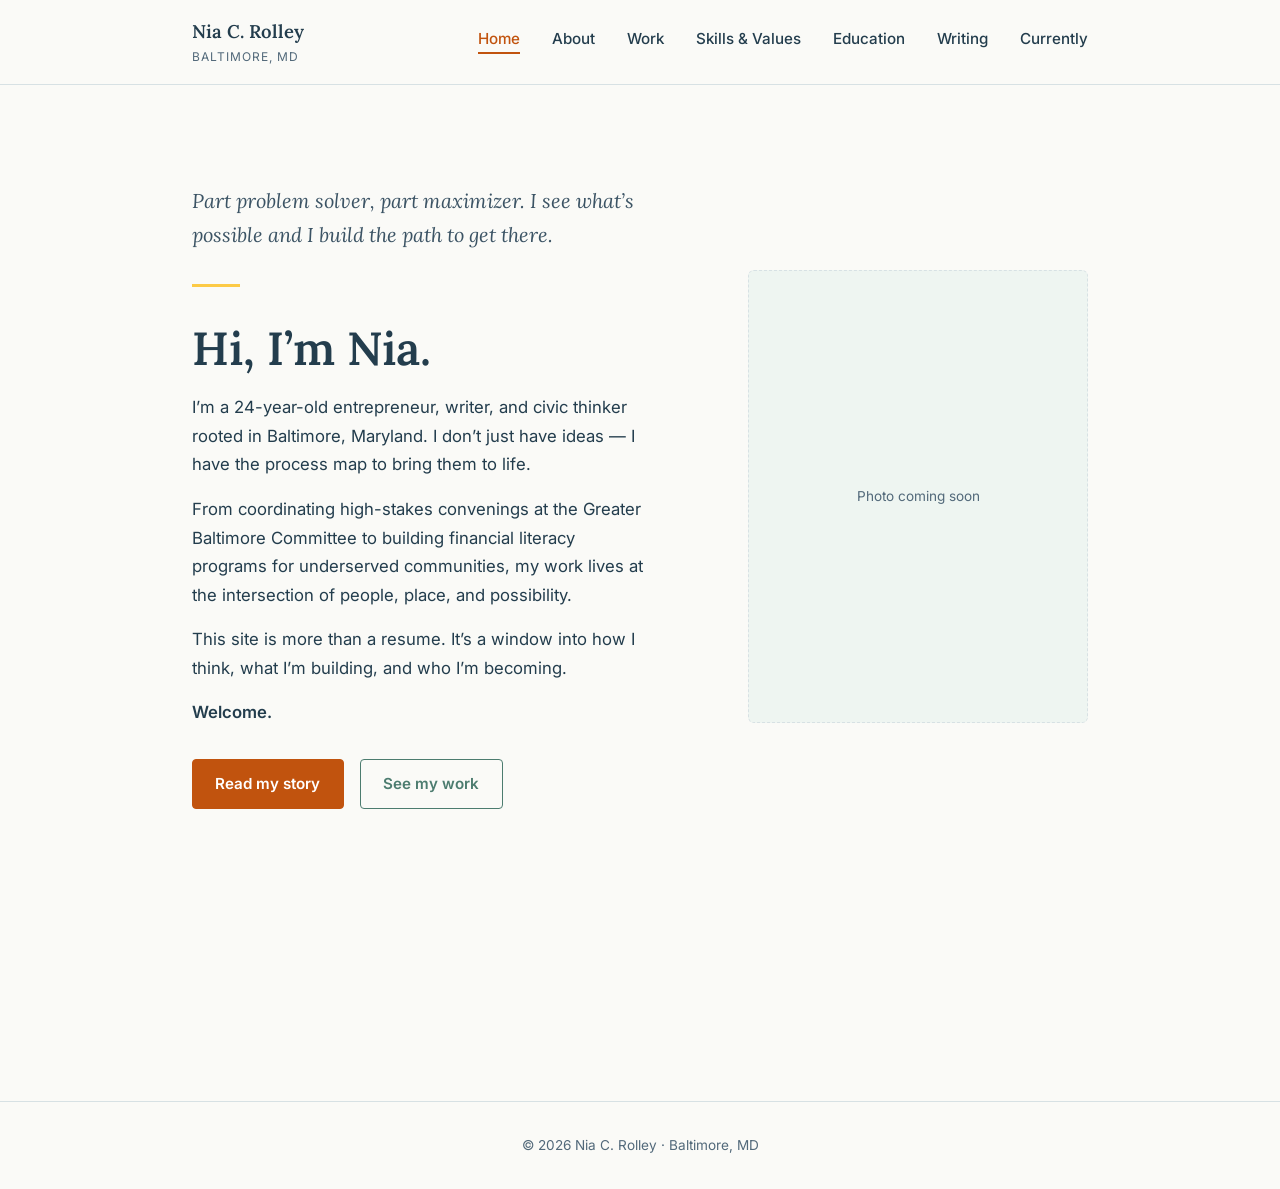
<file: index.html>
<!DOCTYPE html>
<html lang="en">
<head>
  <meta charset="UTF-8" />
  <meta name="viewport" content="width=device-width, initial-scale=1.0" />
  <title>Nia C. Rolley — Home</title>
  <meta name="description" content="Nia C. Rolley is an entrepreneur, writer, and civic thinker based in Baltimore, MD." />

  <!-- Google Fonts: Lora (headings) + Inter (body). See css/style.css section 1
       if you ever want to swap these out for different fonts. -->
  <link rel="preconnect" href="https://fonts.googleapis.com" />
  <link href="https://fonts.googleapis.com/css2?family=Lora:wght@500;600;700&family=Inter:wght@400;500;600&display=swap" rel="stylesheet" />

  <!-- Site stylesheet -->
  <link rel="stylesheet" href="css/style.css" />
</head>
<body>

  <!-- ============================= HEADER ============================= -->
  <!-- This same header block appears at the top of every page. If you add
       a new page to the site, copy this block into it and update the nav
       links to match. -->
  <header class="site-header">
    <div class="header-inner">
      <a href="index.html" class="site-title">
        Nia C. Rolley
        <span class="site-tagline">Baltimore, MD</span>
      </a>

      <button class="nav-toggle" aria-label="Toggle navigation menu" aria-expanded="false">
        <span></span><span></span><span></span>
      </button>

      <nav aria-label="Main navigation">
        <ul class="nav-list">
          <li><a href="index.html">Home</a></li>
          <li><a href="about.html">About</a></li>
          <li><a href="work.html">Work</a></li>
          <li><a href="skills-and-values.html">Skills &amp; Values</a></li>
          <li><a href="education.html">Education</a></li>
          <li><a href="writing.html">Writing</a></li>
          <li><a href="currently.html">Currently</a></li>
        </ul>
      </nav>
    </div>
  </header>

  <!-- ============================== MAIN =============================== -->
  <main>

    <!-- Hero: the big opening statement -->
    <section class="hero hero-home">
      <div class="container-wide">
        <div class="hero-grid">

          <div class="hero-text">
            <p class="lede">Part problem solver, part maximizer. I see what&rsquo;s possible and I build the path to get there.</p>
            <h1>Hi, I&rsquo;m Nia.</h1>
            <p>I&rsquo;m a 24-year-old entrepreneur, writer, and civic thinker rooted in Baltimore, Maryland. I don&rsquo;t just have ideas &mdash; I have the process map to bring them to life.</p>
            <p>From coordinating high-stakes convenings at the Greater Baltimore Committee to building financial literacy programs for underserved communities, my work lives at the intersection of people, place, and possibility.</p>
            <p>This site is more than a resume. It&rsquo;s a window into how I think, what I&rsquo;m building, and who I&rsquo;m becoming.</p>
            <p><strong>Welcome.</strong></p>

            <div class="btn-group">
              <a href="about.html" class="btn">Read my story</a>
              <a href="work.html" class="btn btn-outline">See my work</a>
            </div>
          </div>

          <!-- Placeholder for a future headshot. Once you have a photo,
               replace this whole <div> with:
               <img src="assets/nia-photo.jpg" alt="Nia C. Rolley" style="border-radius:6px;" /> -->
          <div class="hero-photo-placeholder">
            Photo coming soon
          </div>

        </div>
      </div>
    </section>

  </main>

  <!-- ============================= FOOTER =============================== -->
  <footer class="site-footer">
    <p>&copy; 2026 Nia C. Rolley &middot; Baltimore, MD</p>
  </footer>

  <!-- Site script: handles nav highlighting + mobile menu toggle -->
  <script src="js/main.js"></script>
</body>
</html>
</file>
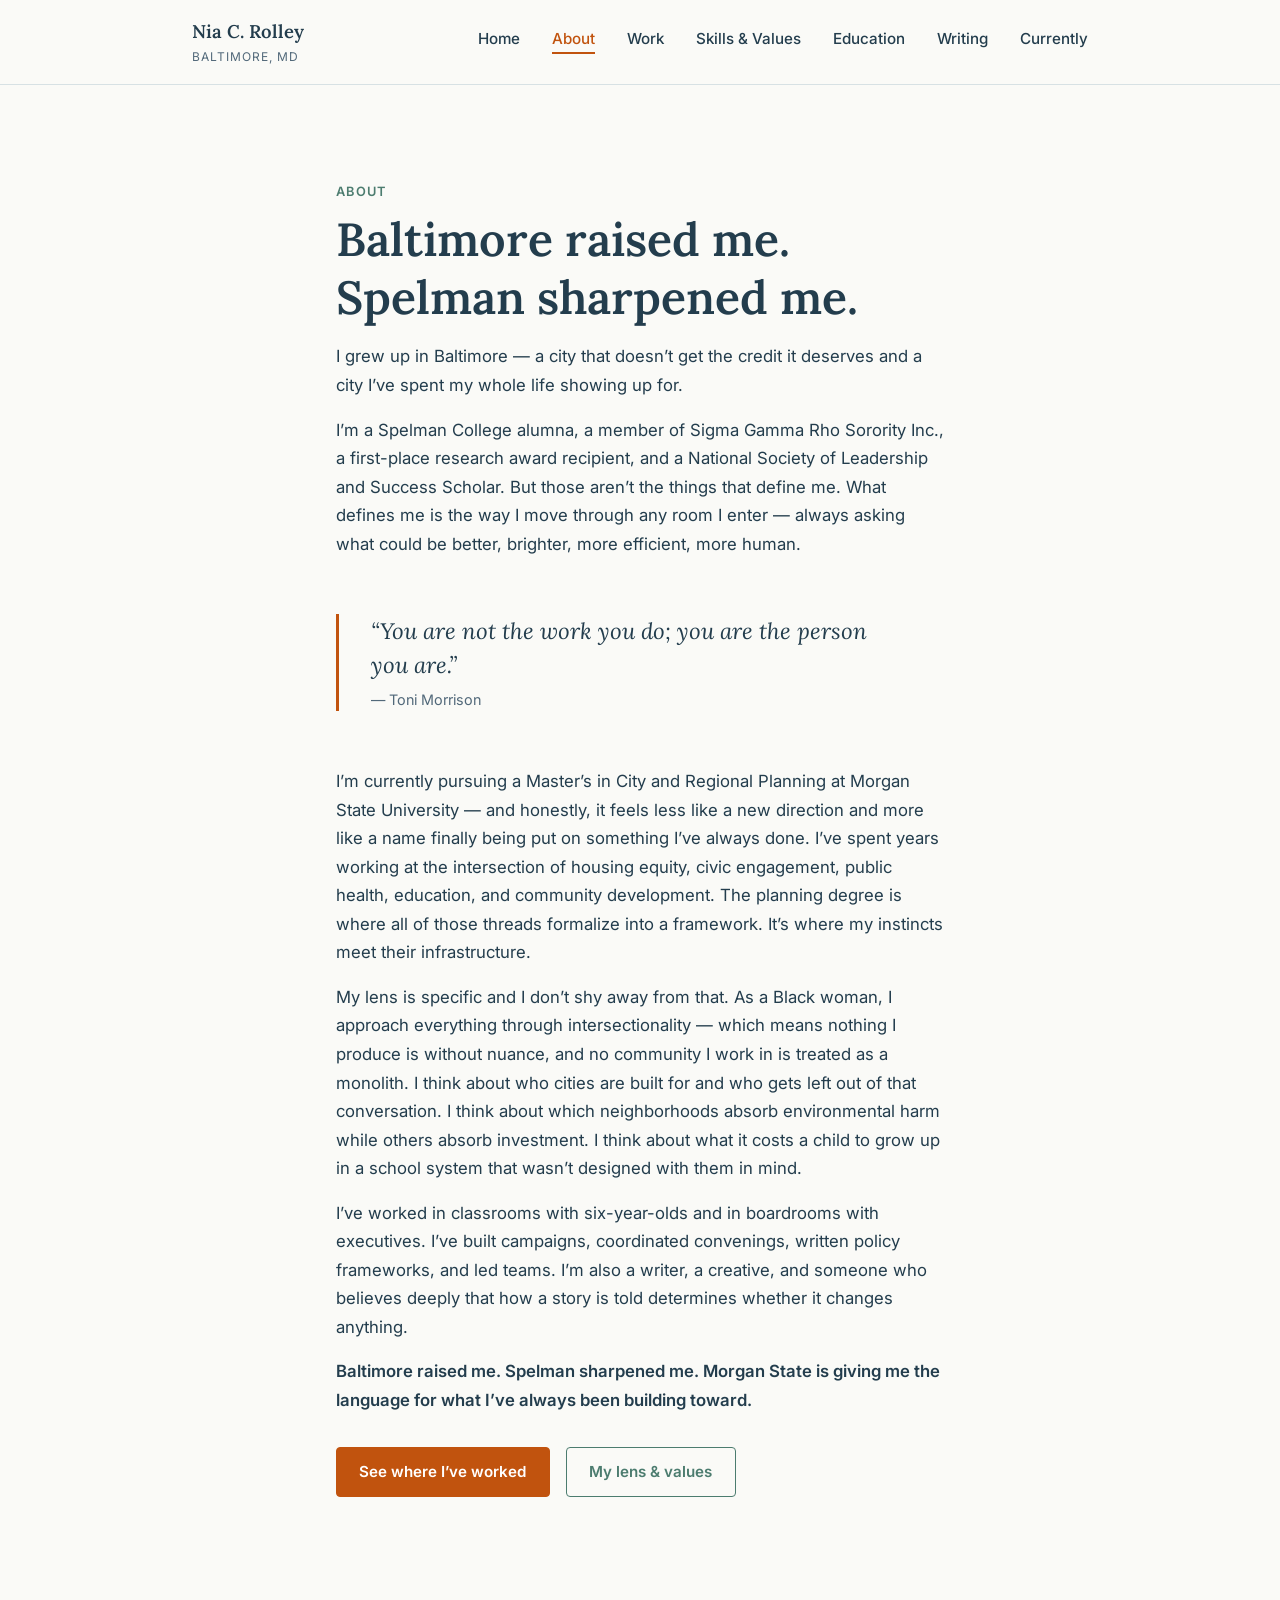
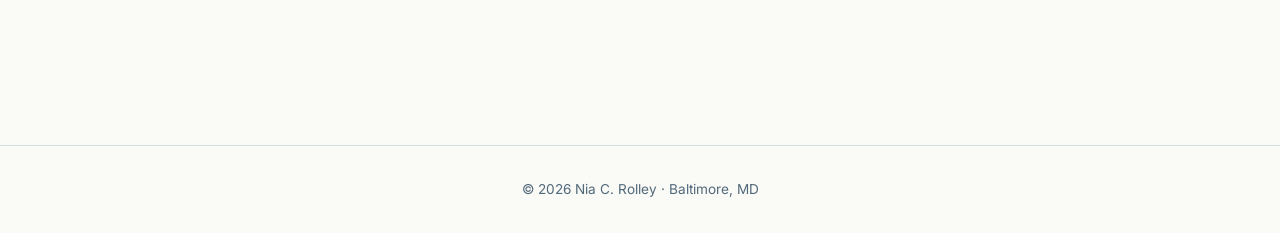
<file: about.html>
<!DOCTYPE html>
<html lang="en">
<head>
  <meta charset="UTF-8" />
  <meta name="viewport" content="width=device-width, initial-scale=1.0" />
  <title>About — Nia C. Rolley</title>
  <meta name="description" content="Baltimore-raised, Spelman-sharpened. How Nia Rolley thinks about cities, community, and the work of intersectionality." />

  <link rel="preconnect" href="https://fonts.googleapis.com" />
  <link href="https://fonts.googleapis.com/css2?family=Lora:wght@500;600;700&family=Inter:wght@400;500;600&display=swap" rel="stylesheet" />
  <link rel="stylesheet" href="css/style.css" />
</head>
<body>

  <!-- ============================= HEADER ============================= -->
  <header class="site-header">
    <div class="header-inner">
      <a href="index.html" class="site-title">
        Nia C. Rolley
        <span class="site-tagline">Baltimore, MD</span>
      </a>

      <button class="nav-toggle" aria-label="Toggle navigation menu" aria-expanded="false">
        <span></span><span></span><span></span>
      </button>

      <nav aria-label="Main navigation">
        <ul class="nav-list">
          <li><a href="index.html">Home</a></li>
          <li><a href="about.html">About</a></li>
          <li><a href="work.html">Work</a></li>
          <li><a href="skills-and-values.html">Skills &amp; Values</a></li>
          <li><a href="education.html">Education</a></li>
          <li><a href="writing.html">Writing</a></li>
          <li><a href="currently.html">Currently</a></li>
        </ul>
      </nav>
    </div>
  </header>

  <!-- ============================== MAIN =============================== -->
  <main>
    <section class="hero">
      <div class="container">
        <span class="eyebrow">About</span>
        <h1>Baltimore raised me. Spelman sharpened me.</h1>

        <p>I grew up in Baltimore &mdash; a city that doesn&rsquo;t get the credit it deserves and a city I&rsquo;ve spent my whole life showing up for.</p>

        <p>I&rsquo;m a Spelman College alumna, a member of Sigma Gamma Rho Sorority Inc., a first-place research award recipient, and a National Society of Leadership and Success Scholar. But those aren&rsquo;t the things that define me. What defines me is the way I move through any room I enter &mdash; always asking what could be better, brighter, more efficient, more human.</p>

        <blockquote class="pull-quote">
          <p>&ldquo;You are not the work you do; you are the person you are.&rdquo;</p>
          <cite>&mdash; Toni Morrison</cite>
        </blockquote>

        <p>I&rsquo;m currently pursuing a Master&rsquo;s in City and Regional Planning at Morgan State University &mdash; and honestly, it feels less like a new direction and more like a name finally being put on something I&rsquo;ve always done. I&rsquo;ve spent years working at the intersection of housing equity, civic engagement, public health, education, and community development. The planning degree is where all of those threads formalize into a framework. It&rsquo;s where my instincts meet their infrastructure.</p>

        <p>My lens is specific and I don&rsquo;t shy away from that. As a Black woman, I approach everything through intersectionality &mdash; which means nothing I produce is without nuance, and no community I work in is treated as a monolith. I think about who cities are built for and who gets left out of that conversation. I think about which neighborhoods absorb environmental harm while others absorb investment. I think about what it costs a child to grow up in a school system that wasn&rsquo;t designed with them in mind.</p>

        <p>I&rsquo;ve worked in classrooms with six-year-olds and in boardrooms with executives. I&rsquo;ve built campaigns, coordinated convenings, written policy frameworks, and led teams. I&rsquo;m also a writer, a creative, and someone who believes deeply that how a story is told determines whether it changes anything.</p>

        <p><strong>Baltimore raised me. Spelman sharpened me. Morgan State is giving me the language for what I&rsquo;ve always been building toward.</strong></p>

        <div class="btn-group">
          <a href="work.html" class="btn">See where I&rsquo;ve worked</a>
          <a href="skills-and-values.html" class="btn btn-outline">My lens &amp; values</a>
        </div>
      </div>
    </section>
  </main>

  <!-- ============================= FOOTER =============================== -->
  <footer class="site-footer">
    <p>&copy; 2026 Nia C. Rolley &middot; Baltimore, MD</p>
  </footer>

  <script src="js/main.js"></script>
</body>
</html>
</file>
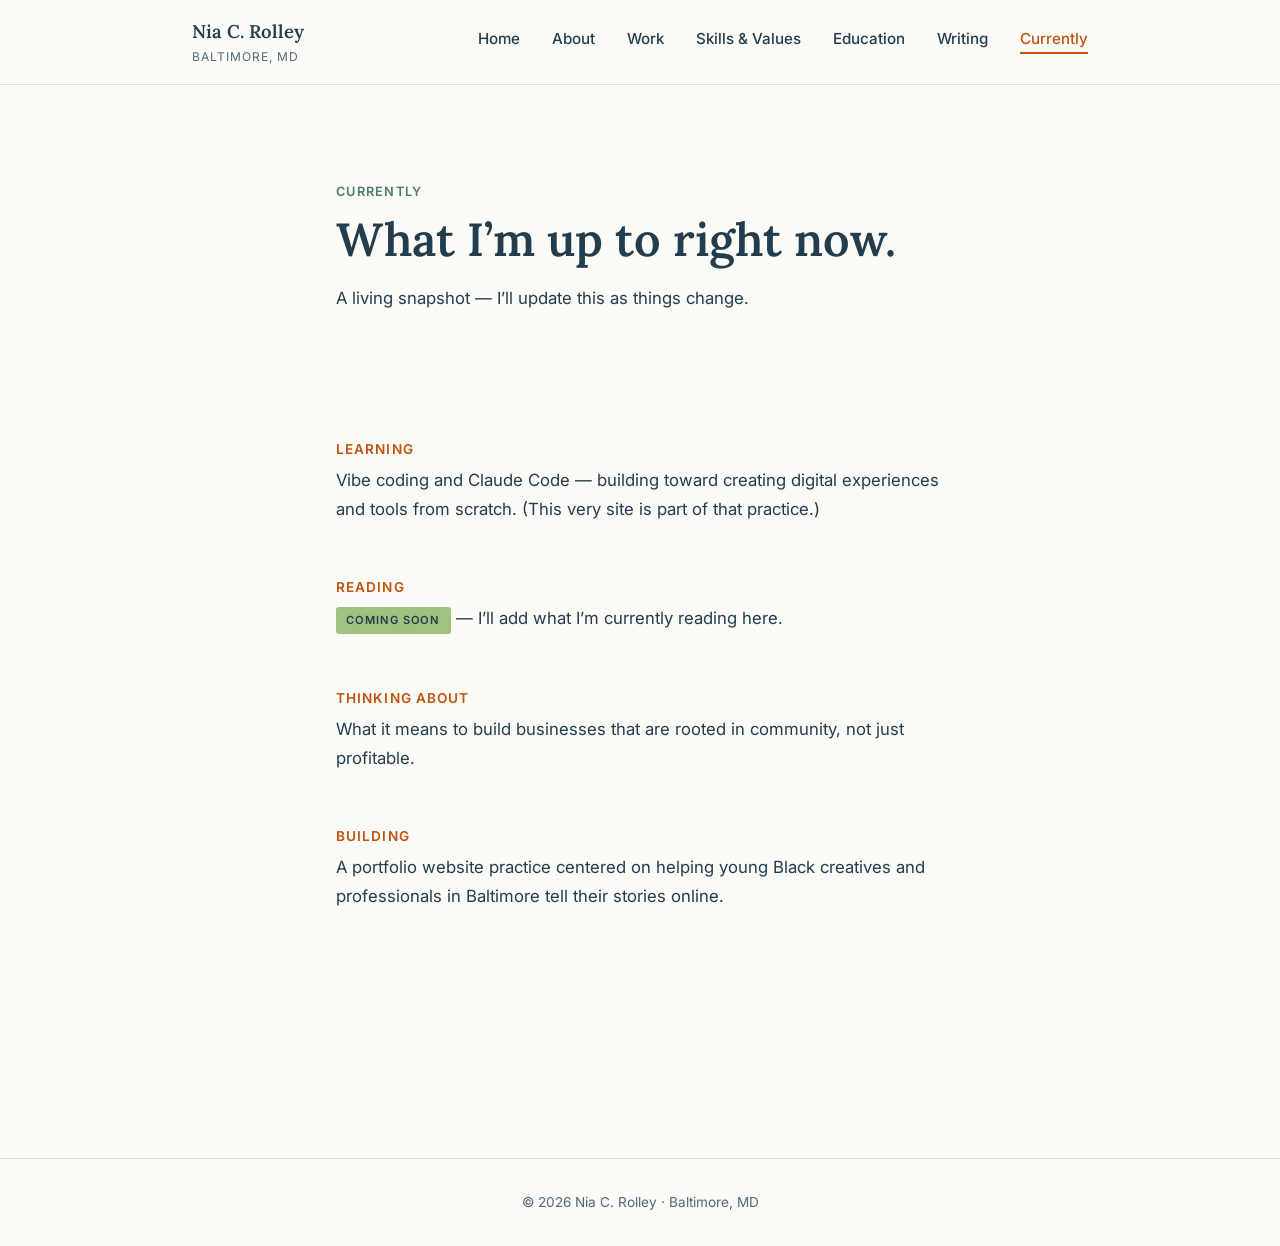
<file: currently.html>
<!DOCTYPE html>
<html lang="en">
<head>
  <meta charset="UTF-8" />
  <meta name="viewport" content="width=device-width, initial-scale=1.0" />
  <title>Currently — Nia C. Rolley</title>
  <meta name="description" content="What Nia Rolley is learning, reading, thinking about, and building right now." />

  <link rel="preconnect" href="https://fonts.googleapis.com" />
  <link href="https://fonts.googleapis.com/css2?family=Lora:wght@500;600;700&family=Inter:wght@400;500;600&display=swap" rel="stylesheet" />
  <link rel="stylesheet" href="css/style.css" />
</head>
<body>

  <!-- ============================= HEADER ============================= -->
  <header class="site-header">
    <div class="header-inner">
      <a href="index.html" class="site-title">
        Nia C. Rolley
        <span class="site-tagline">Baltimore, MD</span>
      </a>

      <button class="nav-toggle" aria-label="Toggle navigation menu" aria-expanded="false">
        <span></span><span></span><span></span>
      </button>

      <nav aria-label="Main navigation">
        <ul class="nav-list">
          <li><a href="index.html">Home</a></li>
          <li><a href="about.html">About</a></li>
          <li><a href="work.html">Work</a></li>
          <li><a href="skills-and-values.html">Skills &amp; Values</a></li>
          <li><a href="education.html">Education</a></li>
          <li><a href="writing.html">Writing</a></li>
          <li><a href="currently.html">Currently</a></li>
        </ul>
      </nav>
    </div>
  </header>

  <!-- ============================== MAIN =============================== -->
  <main>
    <section class="hero">
      <div class="container">
        <span class="eyebrow">Currently</span>
        <h1>What I&rsquo;m up to right now.</h1>
        <p>A living snapshot &mdash; I&rsquo;ll update this as things change.</p>
      </div>
    </section>

    <section>
      <div class="container">

        <div class="currently-item">
          <h3>Learning</h3>
          <p>Vibe coding and Claude Code &mdash; building toward creating digital experiences and tools from scratch. (This very site is part of that practice.)</p>
        </div>

        <div class="currently-item">
          <h3>Reading</h3>
          <p><span class="tag">Coming Soon</span> &mdash; I&rsquo;ll add what I&rsquo;m currently reading here.</p>
        </div>

        <div class="currently-item">
          <h3>Thinking About</h3>
          <p>What it means to build businesses that are rooted in community, not just profitable.</p>
        </div>

        <div class="currently-item">
          <h3>Building</h3>
          <p>A portfolio website practice centered on helping young Black creatives and professionals in Baltimore tell their stories online.</p>
        </div>

      </div>
    </section>
  </main>

  <!-- ============================= FOOTER =============================== -->
  <footer class="site-footer">
    <p>&copy; 2026 Nia C. Rolley &middot; Baltimore, MD</p>
  </footer>

  <script src="js/main.js"></script>
</body>
</html>
</file>
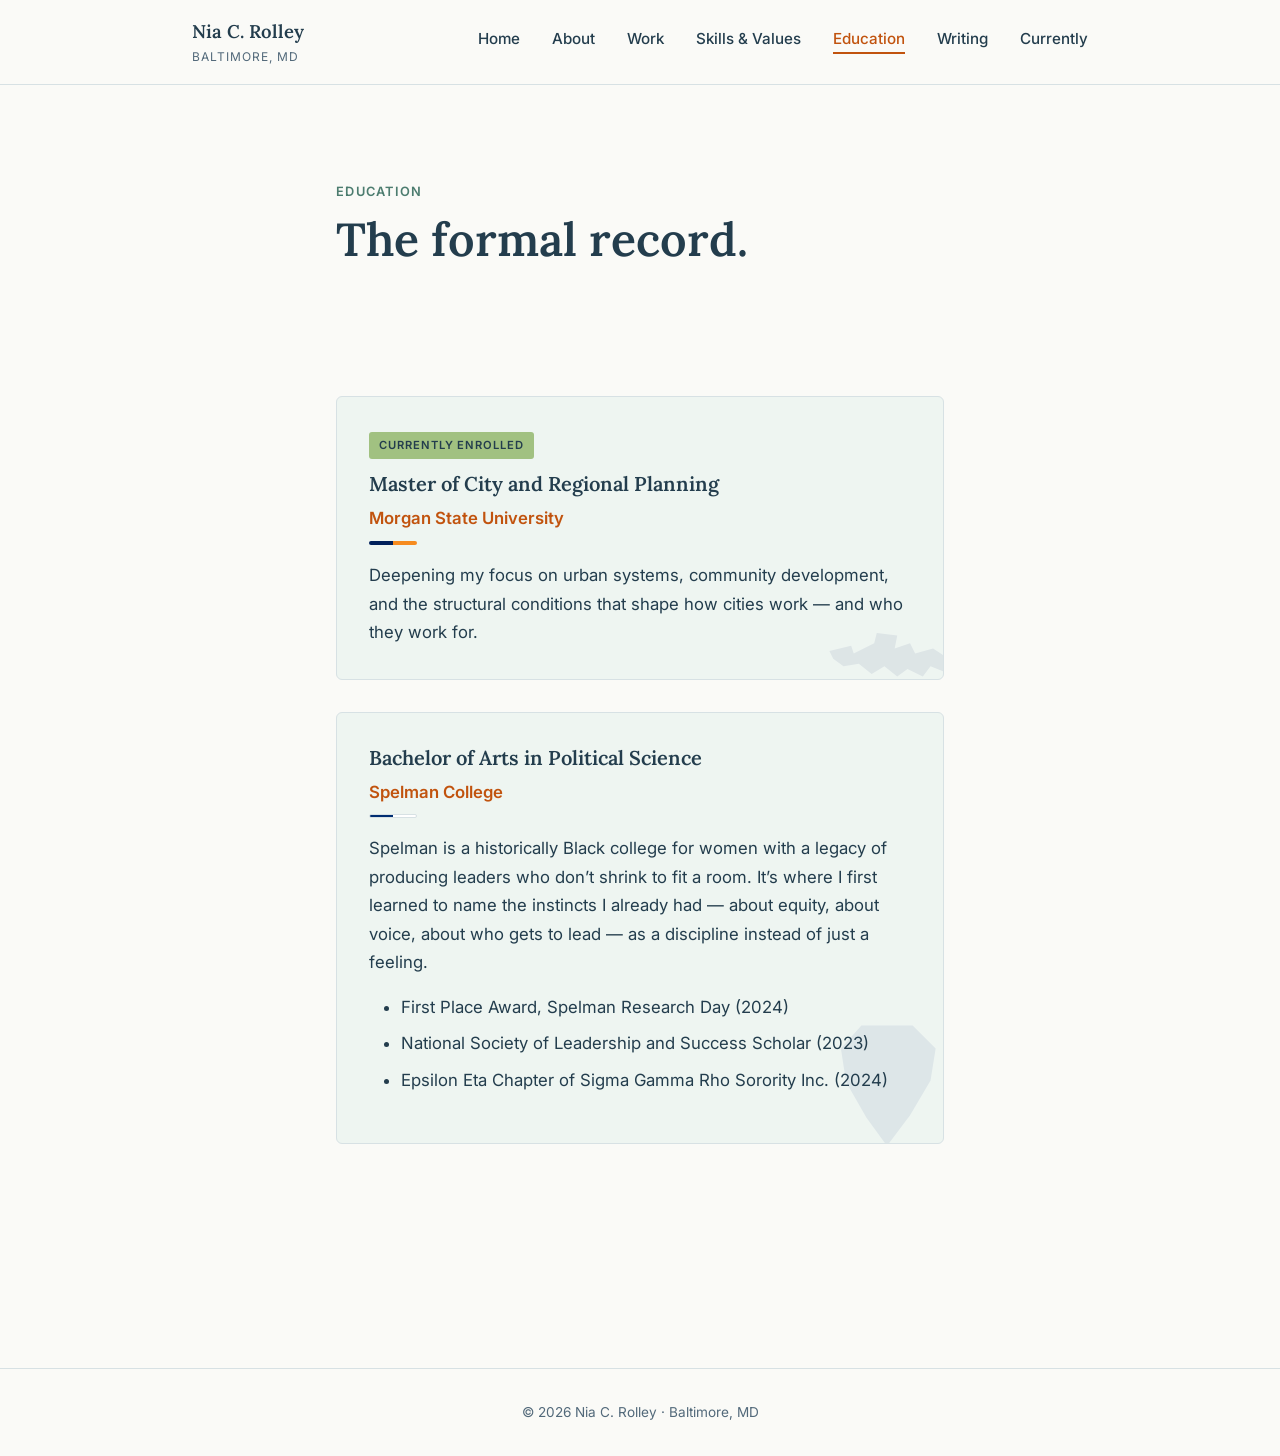
<file: education.html>
<!DOCTYPE html>
<html lang="en">
<head>
  <meta charset="UTF-8" />
  <meta name="viewport" content="width=device-width, initial-scale=1.0" />
  <title>Education — Nia C. Rolley</title>
  <meta name="description" content="Nia Rolley's academic background: Morgan State University and Spelman College." />

  <link rel="preconnect" href="https://fonts.googleapis.com" />
  <link href="https://fonts.googleapis.com/css2?family=Lora:wght@500;600;700&family=Inter:wght@400;500;600&display=swap" rel="stylesheet" />
  <link rel="stylesheet" href="css/style.css" />
</head>
<body>

  <!-- ============================= HEADER ============================= -->
  <header class="site-header">
    <div class="header-inner">
      <a href="index.html" class="site-title">
        Nia C. Rolley
        <span class="site-tagline">Baltimore, MD</span>
      </a>

      <button class="nav-toggle" aria-label="Toggle navigation menu" aria-expanded="false">
        <span></span><span></span><span></span>
      </button>

      <nav aria-label="Main navigation">
        <ul class="nav-list">
          <li><a href="index.html">Home</a></li>
          <li><a href="about.html">About</a></li>
          <li><a href="work.html">Work</a></li>
          <li><a href="skills-and-values.html">Skills &amp; Values</a></li>
          <li><a href="education.html">Education</a></li>
          <li><a href="writing.html">Writing</a></li>
          <li><a href="currently.html">Currently</a></li>
        </ul>
      </nav>
    </div>
  </header>

  <!-- ============================== MAIN =============================== -->
  <main>
    <section class="hero">
      <div class="container">
        <span class="eyebrow">Education</span>
        <h1>The formal record.</h1>
      </div>
    </section>

    <section>
      <div class="container">

        <!-- Each school card has a faint state outline tucked in the back
             corner (see .state-outline in css/style.css — pure decoration,
             not a school crest/seal/logo) and a small two-tone accent bar
             under the school name in that school's general colors. Both
             live in a .school-card-content wrapper so they stack above
             the background outline. -->
        <article class="card school-card">
          <!-- Maryland outline (simplified, not to scale) -->
          <div class="state-outline state-outline--maryland" aria-hidden="true">
            <svg viewBox="0 0 100 60" preserveAspectRatio="xMidYMid meet">
              <path d="M5,32 L22,28 L24,34 L40,26 L42,18 L58,20 L56,30 L68,26 L72,34 L86,30 L98,38 L94,48 L84,44 L78,52 L66,46 L58,52 L48,44 L38,50 L28,42 L16,44 L8,38 Z" />
            </svg>
          </div>

          <div class="school-card-content">
            <span class="tag">Currently Enrolled</span>
            <h3 style="margin-top: 0.75rem;">Master of City and Regional Planning</h3>
            <span class="role">Morgan State University</span>
            <span class="school-accent school-accent--morgan"></span>
            <p>Deepening my focus on urban systems, community development, and the structural conditions that shape how cities work &mdash; and who they work for.</p>
          </div>
        </article>

        <article class="card school-card">
          <!-- Georgia outline (simplified, not to scale) -->
          <div class="state-outline state-outline--georgia" aria-hidden="true">
            <svg viewBox="0 0 100 100" preserveAspectRatio="xMidYMid meet">
              <path d="M30,2 L70,2 L88,20 L84,45 L68,72 L50,96 L34,74 L18,46 L14,20 Z" />
            </svg>
          </div>

          <div class="school-card-content">
            <h3>Bachelor of Arts in Political Science</h3>
            <span class="role">Spelman College</span>
            <span class="school-accent school-accent--spelman"></span>
            <p>Spelman is a historically Black college for women with a legacy of producing leaders who don&rsquo;t shrink to fit a room. It&rsquo;s where I first learned to name the instincts I already had &mdash; about equity, about voice, about who gets to lead &mdash; as a discipline instead of just a feeling.</p>
            <ul>
              <li>First Place Award, Spelman Research Day (2024)</li>
              <li>National Society of Leadership and Success Scholar (2023)</li>
              <li>Epsilon Eta Chapter of Sigma Gamma Rho Sorority Inc. (2024)</li>
            </ul>
          </div>
        </article>

      </div>
    </section>
  </main>

  <!-- ============================= FOOTER =============================== -->
  <footer class="site-footer">
    <p>&copy; 2026 Nia C. Rolley &middot; Baltimore, MD</p>
  </footer>

  <script src="js/main.js"></script>
</body>
</html>
</file>
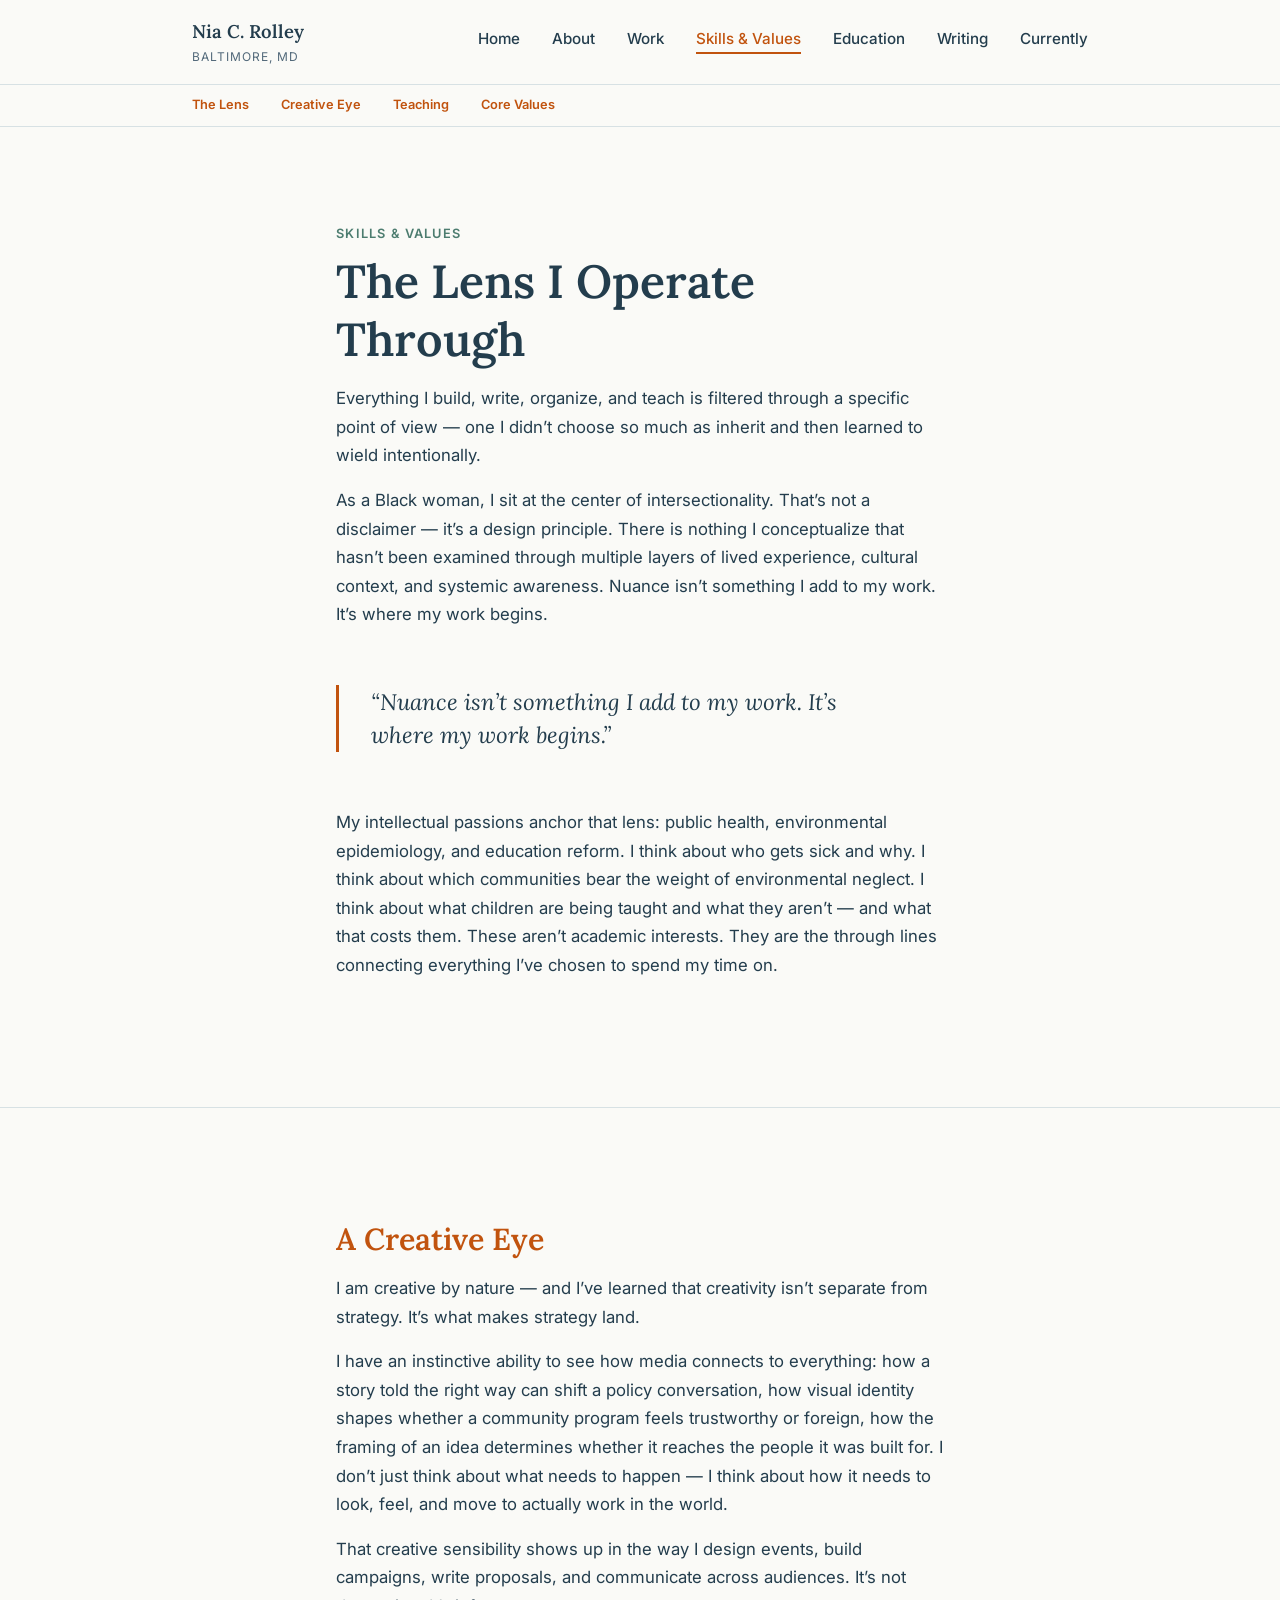
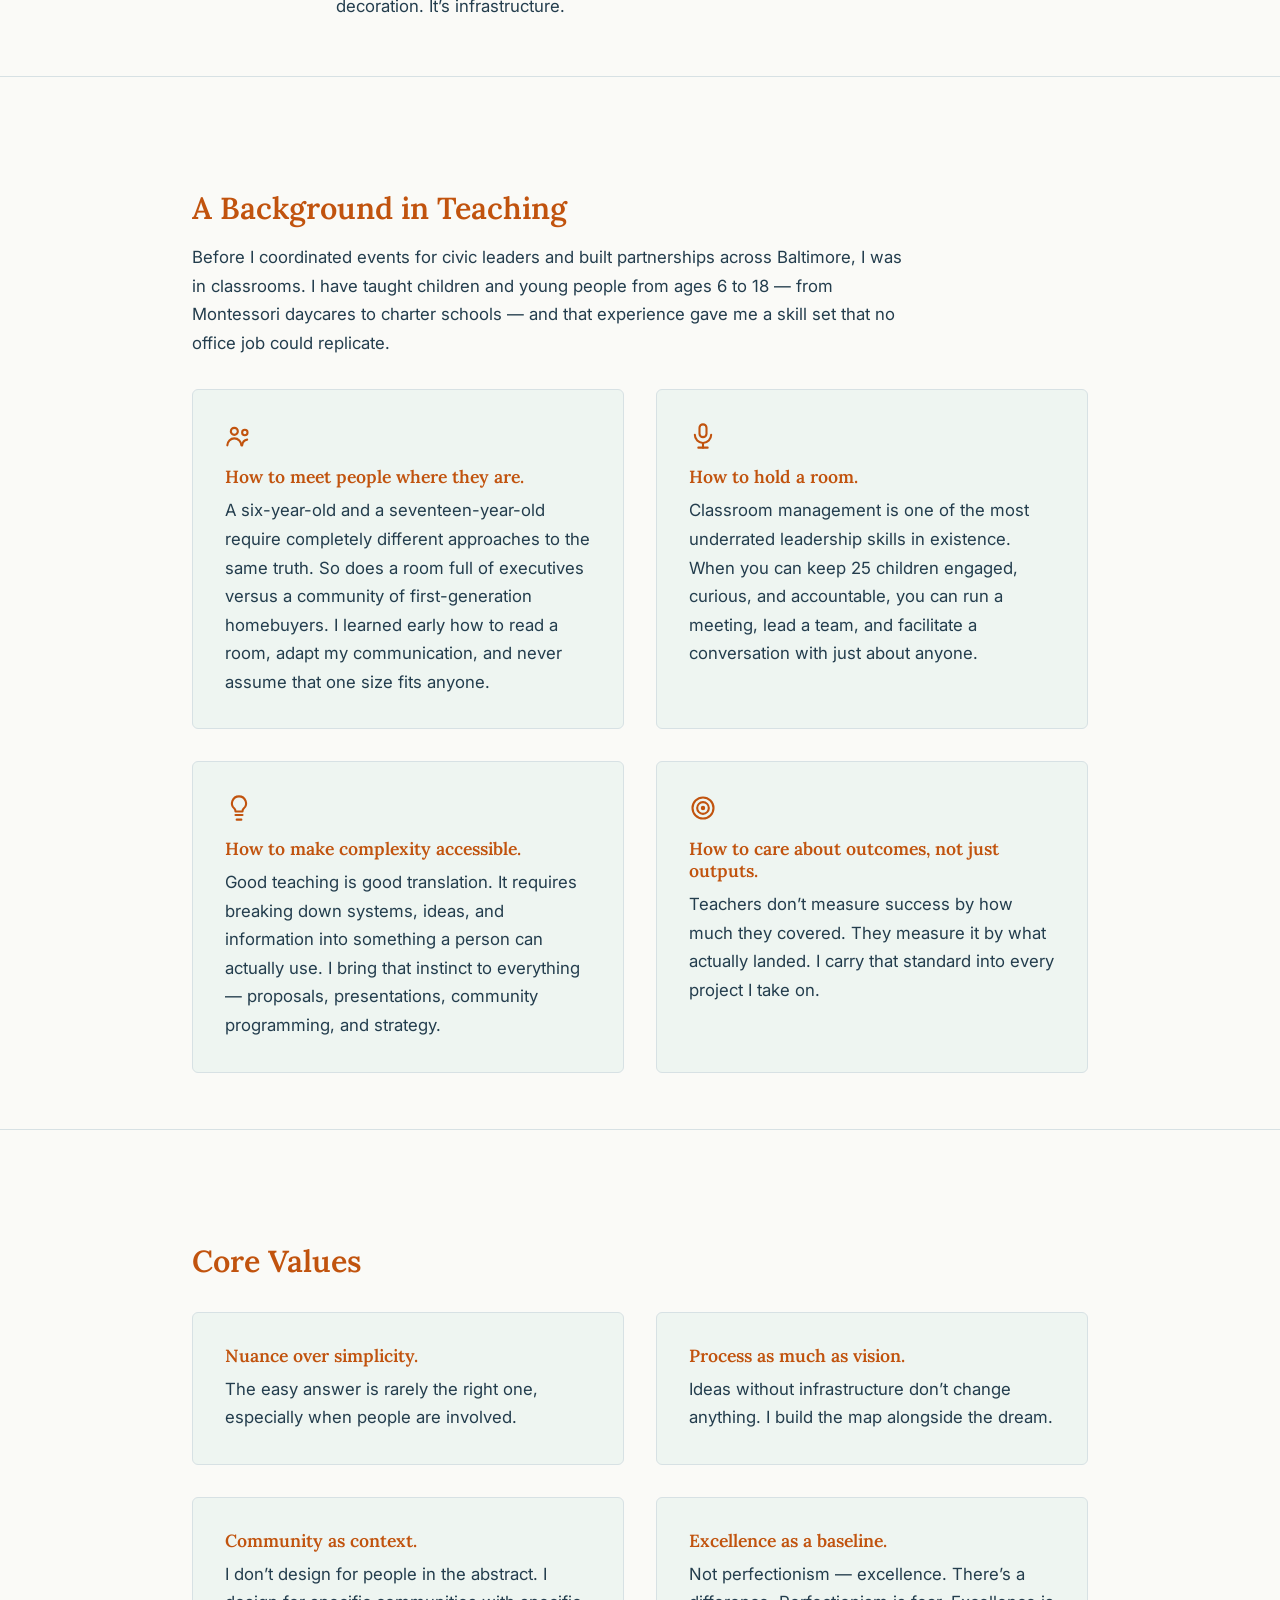
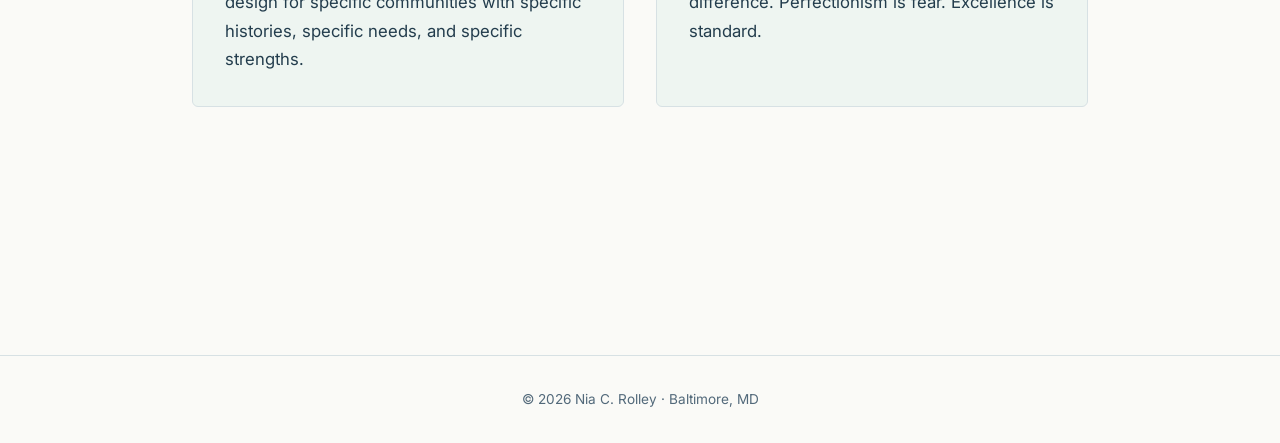
<file: skills-and-values.html>
<!DOCTYPE html>
<html lang="en">
<head>
  <meta charset="UTF-8" />
  <meta name="viewport" content="width=device-width, initial-scale=1.0" />
  <title>Skills &amp; Values — Nia C. Rolley</title>
  <meta name="description" content="The lens, creative eye, and teaching background that shape how Nia Rolley approaches her work." />

  <link rel="preconnect" href="https://fonts.googleapis.com" />
  <link href="https://fonts.googleapis.com/css2?family=Lora:wght@500;600;700&family=Inter:wght@400;500;600&display=swap" rel="stylesheet" />
  <link rel="stylesheet" href="css/style.css" />
</head>
<body>

  <!-- ============================= HEADER ============================= -->
  <header class="site-header">
    <div class="header-inner">
      <a href="index.html" class="site-title">
        Nia C. Rolley
        <span class="site-tagline">Baltimore, MD</span>
      </a>

      <button class="nav-toggle" aria-label="Toggle navigation menu" aria-expanded="false">
        <span></span><span></span><span></span>
      </button>

      <nav aria-label="Main navigation">
        <ul class="nav-list">
          <li><a href="index.html">Home</a></li>
          <li><a href="about.html">About</a></li>
          <li><a href="work.html">Work</a></li>
          <li><a href="skills-and-values.html">Skills &amp; Values</a></li>
          <li><a href="education.html">Education</a></li>
          <li><a href="writing.html">Writing</a></li>
          <li><a href="currently.html">Currently</a></li>
        </ul>
      </nav>
    </div>
  </header>

  <!-- ========================= JUMP-TO SUB-NAV ========================= -->
  <!-- Quick links to the 4 sections on this page. Styled much lighter than
       the main nav above (see .subnav in css/style.css) so it reads as a
       secondary, in-page tool rather than competing with primary nav. -->
  <nav class="subnav" aria-label="Section navigation">
    <div class="subnav-inner">
      <a href="#lens">The Lens</a>
      <a href="#creative-eye">Creative Eye</a>
      <a href="#teaching">Teaching</a>
      <a href="#core-values">Core Values</a>
    </div>
  </nav>

  <!-- ============================== MAIN =============================== -->
  <main>
    <section class="hero" id="lens">
      <div class="container">
        <span class="eyebrow">Skills &amp; Values</span>
        <h1>The Lens I Operate Through</h1>
        <p>Everything I build, write, organize, and teach is filtered through a specific point of view &mdash; one I didn&rsquo;t choose so much as inherit and then learned to wield intentionally.</p>
        <p>As a Black woman, I sit at the center of intersectionality. That&rsquo;s not a disclaimer &mdash; it&rsquo;s a design principle. There is nothing I conceptualize that hasn&rsquo;t been examined through multiple layers of lived experience, cultural context, and systemic awareness. Nuance isn&rsquo;t something I add to my work. It&rsquo;s where my work begins.</p>

        <blockquote class="pull-quote">
          <p>&ldquo;Nuance isn&rsquo;t something I add to my work. It&rsquo;s where my work begins.&rdquo;</p>
        </blockquote>

        <p>My intellectual passions anchor that lens: public health, environmental epidemiology, and education reform. I think about who gets sick and why. I think about which communities bear the weight of environmental neglect. I think about what children are being taught and what they aren&rsquo;t &mdash; and what that costs them. These aren&rsquo;t academic interests. They are the through lines connecting everything I&rsquo;ve chosen to spend my time on.</p>
      </div>
    </section>

    <hr class="rule" />

    <section id="creative-eye">
      <div class="container">
        <h2>A Creative Eye</h2>
        <p>I am creative by nature &mdash; and I&rsquo;ve learned that creativity isn&rsquo;t separate from strategy. It&rsquo;s what makes strategy land.</p>
        <p>I have an instinctive ability to see how media connects to everything: how a story told the right way can shift a policy conversation, how visual identity shapes whether a community program feels trustworthy or foreign, how the framing of an idea determines whether it reaches the people it was built for. I don&rsquo;t just think about what needs to happen &mdash; I think about how it needs to look, feel, and move to actually work in the world.</p>
        <p>That creative sensibility shows up in the way I design events, build campaigns, write proposals, and communicate across audiences. It&rsquo;s not decoration. It&rsquo;s infrastructure.</p>
      </div>
    </section>

    <hr class="rule" />

    <section id="teaching">
      <div class="container-wide">
        <h2>A Background in Teaching</h2>
        <p>Before I coordinated events for civic leaders and built partnerships across Baltimore, I was in classrooms. I have taught children and young people from ages 6 to 18 &mdash; from Montessori daycares to charter schools &mdash; and that experience gave me a skill set that no office job could replicate.</p>

        <div class="value-grid">

          <div class="value-card">
            <div class="card-icon" aria-hidden="true">
              <!-- people / audience -->
              <svg viewBox="0 0 24 24"><circle cx="8" cy="8" r="3"/><path d="M2 20c0-3.3 2.7-6 6-6s6 2.7 6 6"/><circle cx="17" cy="9" r="2.3"/><path d="M14.7 20c.3-2.6 2-4.6 4.3-4.9"/></svg>
            </div>
            <h3>How to meet people where they are.</h3>
            <p>A six-year-old and a seventeen-year-old require completely different approaches to the same truth. So does a room full of executives versus a community of first-generation homebuyers. I learned early how to read a room, adapt my communication, and never assume that one size fits anyone.</p>
          </div>

          <div class="value-card">
            <div class="card-icon" aria-hidden="true">
              <!-- microphone / holding a room -->
              <svg viewBox="0 0 24 24"><rect x="9" y="2" width="6" height="11" rx="3"/><path d="M5 11a7 7 0 0 0 14 0"/><line x1="12" y1="18" x2="12" y2="22"/><line x1="8" y1="22" x2="16" y2="22"/></svg>
            </div>
            <h3>How to hold a room.</h3>
            <p>Classroom management is one of the most underrated leadership skills in existence. When you can keep 25 children engaged, curious, and accountable, you can run a meeting, lead a team, and facilitate a conversation with just about anyone.</p>
          </div>

          <div class="value-card">
            <div class="card-icon" aria-hidden="true">
              <!-- lightbulb / making complexity accessible -->
              <svg viewBox="0 0 24 24"><path d="M9 18h6"/><path d="M10 22h4"/><path d="M12 2a6 6 0 0 0-4 10.5c.8.7 1 1.3 1 2.5h6c0-1.2.2-1.8 1-2.5A6 6 0 0 0 12 2z"/></svg>
            </div>
            <h3>How to make complexity accessible.</h3>
            <p>Good teaching is good translation. It requires breaking down systems, ideas, and information into something a person can actually use. I bring that instinct to everything &mdash; proposals, presentations, community programming, and strategy.</p>
          </div>

          <div class="value-card">
            <div class="card-icon" aria-hidden="true">
              <!-- target / outcomes -->
              <svg viewBox="0 0 24 24"><circle cx="12" cy="12" r="9"/><circle cx="12" cy="12" r="5"/><circle cx="12" cy="12" r="1"/></svg>
            </div>
            <h3>How to care about outcomes, not just outputs.</h3>
            <p>Teachers don&rsquo;t measure success by how much they covered. They measure it by what actually landed. I carry that standard into every project I take on.</p>
          </div>

        </div>
      </div>
    </section>

    <hr class="rule" />

    <section id="core-values">
      <div class="container-wide">
        <h2>Core Values</h2>

        <div class="value-grid">

          <div class="value-card">
            <h3>Nuance over simplicity.</h3>
            <p>The easy answer is rarely the right one, especially when people are involved.</p>
          </div>

          <div class="value-card">
            <h3>Process as much as vision.</h3>
            <p>Ideas without infrastructure don&rsquo;t change anything. I build the map alongside the dream.</p>
          </div>

          <div class="value-card">
            <h3>Community as context.</h3>
            <p>I don&rsquo;t design for people in the abstract. I design for specific communities with specific histories, specific needs, and specific strengths.</p>
          </div>

          <div class="value-card">
            <h3>Excellence as a baseline.</h3>
            <p>Not perfectionism &mdash; excellence. There&rsquo;s a difference. Perfectionism is fear. Excellence is standard.</p>
          </div>

        </div>
      </div>
    </section>
  </main>

  <!-- ============================= FOOTER =============================== -->
  <footer class="site-footer">
    <p>&copy; 2026 Nia C. Rolley &middot; Baltimore, MD</p>
  </footer>

  <script src="js/main.js"></script>
</body>
</html>
</file>
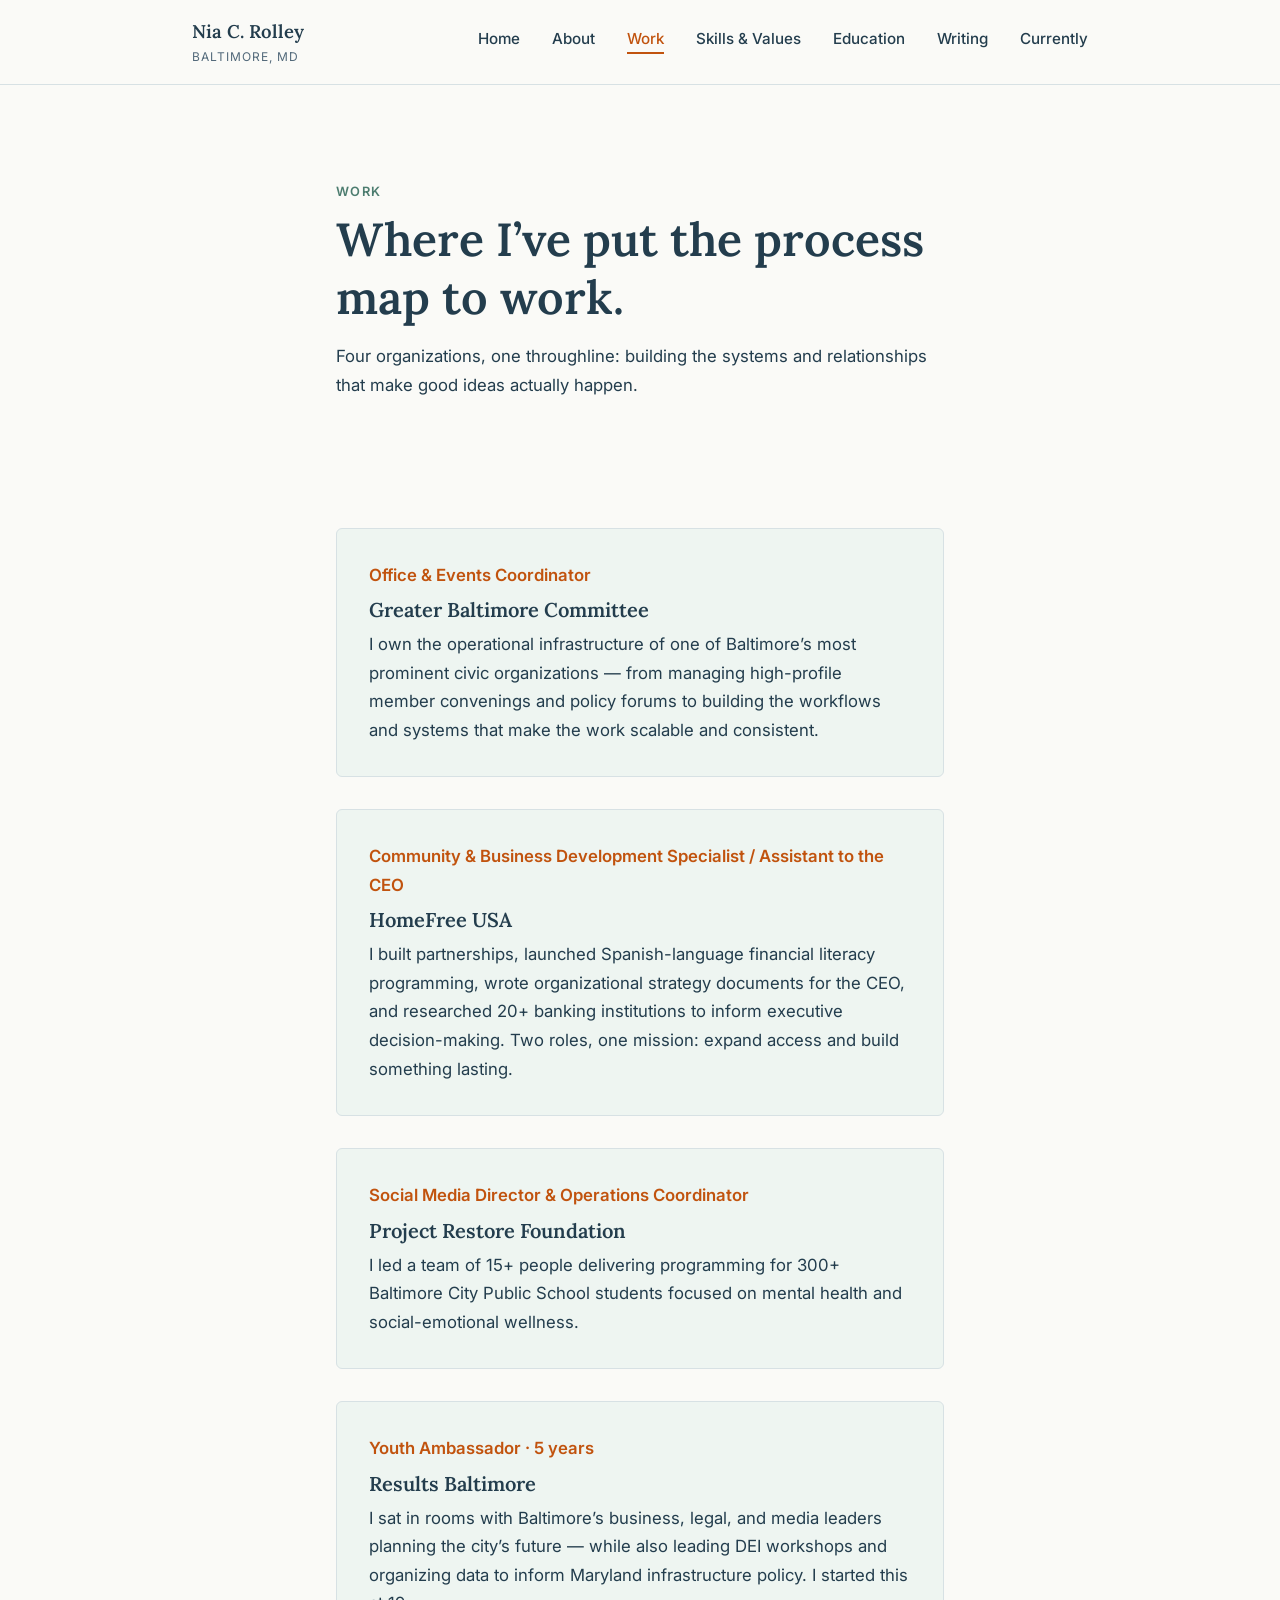
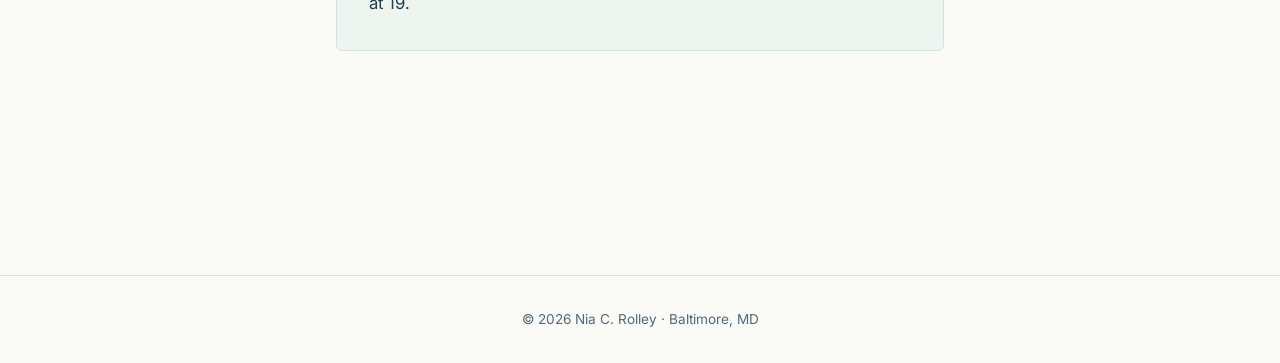
<file: work.html>
<!DOCTYPE html>
<html lang="en">
<head>
  <meta charset="UTF-8" />
  <meta name="viewport" content="width=device-width, initial-scale=1.0" />
  <title>Work — Nia C. Rolley</title>
  <meta name="description" content="Nia Rolley's professional experience across civic organizations, community development, and youth programming in Baltimore." />

  <link rel="preconnect" href="https://fonts.googleapis.com" />
  <link href="https://fonts.googleapis.com/css2?family=Lora:wght@500;600;700&family=Inter:wght@400;500;600&display=swap" rel="stylesheet" />
  <link rel="stylesheet" href="css/style.css" />
</head>
<body>

  <!-- ============================= HEADER ============================= -->
  <header class="site-header">
    <div class="header-inner">
      <a href="index.html" class="site-title">
        Nia C. Rolley
        <span class="site-tagline">Baltimore, MD</span>
      </a>

      <button class="nav-toggle" aria-label="Toggle navigation menu" aria-expanded="false">
        <span></span><span></span><span></span>
      </button>

      <nav aria-label="Main navigation">
        <ul class="nav-list">
          <li><a href="index.html">Home</a></li>
          <li><a href="about.html">About</a></li>
          <li><a href="work.html">Work</a></li>
          <li><a href="skills-and-values.html">Skills &amp; Values</a></li>
          <li><a href="education.html">Education</a></li>
          <li><a href="writing.html">Writing</a></li>
          <li><a href="currently.html">Currently</a></li>
        </ul>
      </nav>
    </div>
  </header>

  <!-- ============================== MAIN =============================== -->
  <main>
    <section class="hero">
      <div class="container">
        <span class="eyebrow">Work</span>
        <h1>Where I&rsquo;ve put the process map to work.</h1>
        <p>Four organizations, one throughline: building the systems and relationships that make good ideas actually happen.</p>
      </div>
    </section>

    <section>
      <div class="container">

        <!-- Each job is a .card. To add a new job later, copy one of these
             <article> blocks and update the text. -->
        <article class="card">
          <span class="role">Office &amp; Events Coordinator</span>
          <h3>Greater Baltimore Committee</h3>
          <p>I own the operational infrastructure of one of Baltimore&rsquo;s most prominent civic organizations &mdash; from managing high-profile member convenings and policy forums to building the workflows and systems that make the work scalable and consistent.</p>
        </article>

        <article class="card">
          <span class="role">Community &amp; Business Development Specialist / Assistant to the CEO</span>
          <h3>HomeFree USA</h3>
          <p>I built partnerships, launched Spanish-language financial literacy programming, wrote organizational strategy documents for the CEO, and researched 20+ banking institutions to inform executive decision-making. Two roles, one mission: expand access and build something lasting.</p>
        </article>

        <article class="card">
          <span class="role">Social Media Director &amp; Operations Coordinator</span>
          <h3>Project Restore Foundation</h3>
          <p>I led a team of 15+ people delivering programming for 300+ Baltimore City Public School students focused on mental health and social-emotional wellness.</p>
        </article>

        <article class="card">
          <span class="role">Youth Ambassador &middot; 5 years</span>
          <h3>Results Baltimore</h3>
          <p>I sat in rooms with Baltimore&rsquo;s business, legal, and media leaders planning the city&rsquo;s future &mdash; while also leading DEI workshops and organizing data to inform Maryland infrastructure policy. I started this at 19.</p>
        </article>

      </div>
    </section>
  </main>

  <!-- ============================= FOOTER =============================== -->
  <footer class="site-footer">
    <p>&copy; 2026 Nia C. Rolley &middot; Baltimore, MD</p>
  </footer>

  <script src="js/main.js"></script>
</body>
</html>
</file>
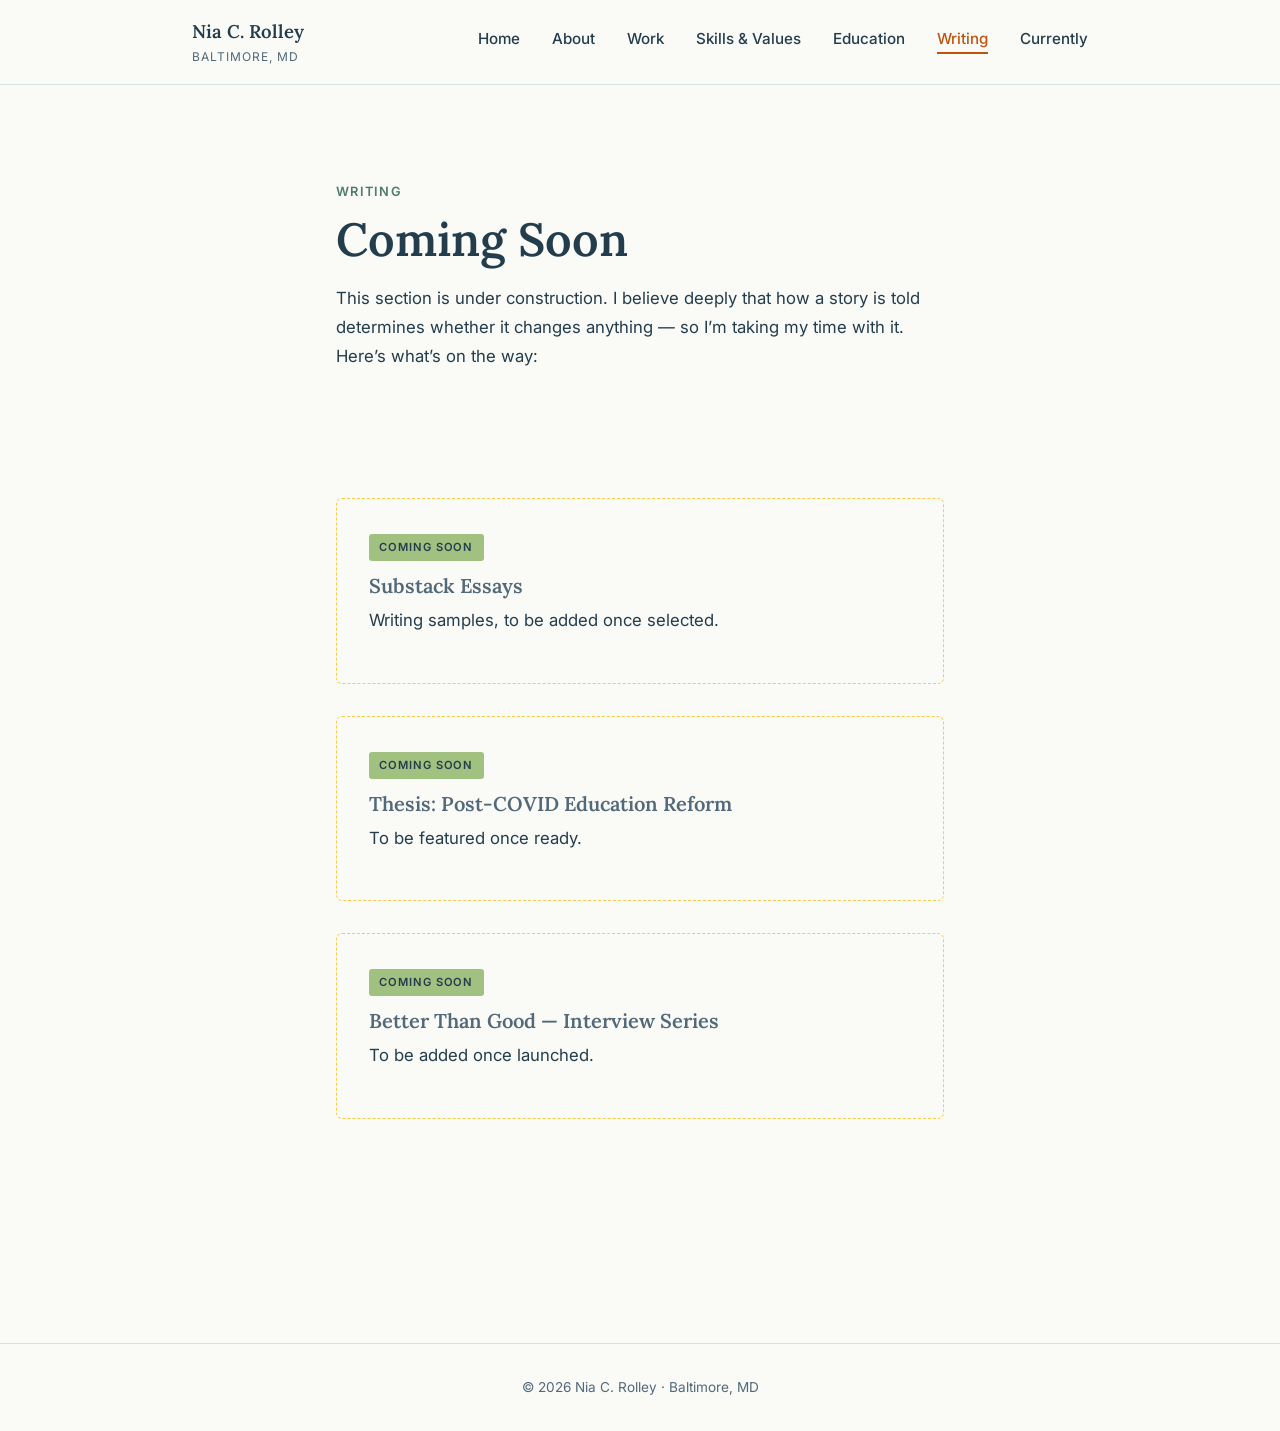
<file: writing.html>
<!DOCTYPE html>
<html lang="en">
<head>
  <meta charset="UTF-8" />
  <meta name="viewport" content="width=device-width, initial-scale=1.0" />
  <title>Writing — Nia C. Rolley</title>
  <meta name="description" content="Nia Rolley's writing — essays, research, and interviews. More coming soon." />

  <link rel="preconnect" href="https://fonts.googleapis.com" />
  <link href="https://fonts.googleapis.com/css2?family=Lora:wght@500;600;700&family=Inter:wght@400;500;600&display=swap" rel="stylesheet" />
  <link rel="stylesheet" href="css/style.css" />
</head>
<body>

  <!-- ============================= HEADER ============================= -->
  <header class="site-header">
    <div class="header-inner">
      <a href="index.html" class="site-title">
        Nia C. Rolley
        <span class="site-tagline">Baltimore, MD</span>
      </a>

      <button class="nav-toggle" aria-label="Toggle navigation menu" aria-expanded="false">
        <span></span><span></span><span></span>
      </button>

      <nav aria-label="Main navigation">
        <ul class="nav-list">
          <li><a href="index.html">Home</a></li>
          <li><a href="about.html">About</a></li>
          <li><a href="work.html">Work</a></li>
          <li><a href="skills-and-values.html">Skills &amp; Values</a></li>
          <li><a href="education.html">Education</a></li>
          <li><a href="writing.html">Writing</a></li>
          <li><a href="currently.html">Currently</a></li>
        </ul>
      </nav>
    </div>
  </header>

  <!-- ============================== MAIN =============================== -->
  <main>
    <section class="hero">
      <div class="container">
        <span class="eyebrow">Writing</span>
        <h1>Coming Soon</h1>
        <p>This section is under construction. I believe deeply that how a story is told determines whether it changes anything &mdash; so I&rsquo;m taking my time with it. Here&rsquo;s what&rsquo;s on the way:</p>
      </div>
    </section>

    <section>
      <div class="container">

        <!-- Each of these is a placeholder for a future writing piece.
             Once a piece is ready, swap its .card-coming-soon block for a
             regular .card (see work.html for an example) and add the real
             text/link. -->
        <article class="card-coming-soon">
          <span class="tag">Coming Soon</span>
          <h3 style="margin-top: 0.75rem;">Substack Essays</h3>
          <p>Writing samples, to be added once selected.</p>
        </article>

        <article class="card-coming-soon">
          <span class="tag">Coming Soon</span>
          <h3 style="margin-top: 0.75rem;">Thesis: Post-COVID Education Reform</h3>
          <p>To be featured once ready.</p>
        </article>

        <article class="card-coming-soon">
          <span class="tag">Coming Soon</span>
          <h3 style="margin-top: 0.75rem;">Better Than Good — Interview Series</h3>
          <p>To be added once launched.</p>
        </article>

      </div>
    </section>
  </main>

  <!-- ============================= FOOTER =============================== -->
  <footer class="site-footer">
    <p>&copy; 2026 Nia C. Rolley &middot; Baltimore, MD</p>
  </footer>

  <script src="js/main.js"></script>
</body>
</html>
</file>
<file: css/style.css>
/* ==========================================================================
   NIA C. ROLLEY — SITE STYLES
   ==========================================================================
   This file controls the look of every page. It's organized top to bottom:

     1. Variables      -- all colors & fonts live here. Change a value once,
                           it updates everywhere on the site.
     2. Reset & base    -- resets browser defaults, sets up body text
     3. Layout          -- the shared page shell (container widths, spacing)
     4. Typography      -- headings, paragraphs, links, lists
     5. Header & nav     -- the top bar with the site title and menu
     6. Buttons & tags   -- small reusable UI pieces (buttons, "coming soon"
                           badges, pill labels)
     7. Components       -- bigger reusable blocks (hero, cards, job entries)
     8. Footer
     9. Responsive       -- adjustments for small screens (phones/tablets)

   Tip: search this file for a section header (e.g. "5. HEADER & NAV") to
   jump straight to the part you want to edit.
   ========================================================================== */


/* --------------------------------------------------------------------------
   1. VARIABLES
   These are "CSS custom properties." Think of them as named nicknames for
   values you use over and over. Change the hex code here once, and every
   place that uses var(--color-brick) updates automatically.
   -------------------------------------------------------------------------- */
:root {
  /* --- Color palette: coolors.co/palette/233d4d-fe7f2d-fcca46-a1c181-619b8a ---
     brick    = the palette's orange (#FE7F2D), darkened for use as link/button
                text so it's readable — the raw orange is too light on cream
     cream    = warm off-white, the main page background (not from the
                palette — the palette is all accent colors, so this stays a
                neutral backdrop for them to sit on)
     cream-alt = a pale mint tint, used for card backgrounds
     ink      = the palette's navy (#233D4D), used for body text
     ink-soft = a lighter navy, for secondary/muted text
     sage     = the palette's sage green (#A1C181), used for small badges
     gold     = the palette's gold (#FCCA46), used sparingly as a highlight
     teal     = the palette's teal (#619B8A), used for secondary buttons */
  --color-brick: #C1530E;
  --color-brick-dark: #9C4209;
  --color-cream: #FAFAF7;
  --color-cream-alt: #EEF5F1;
  --color-ink: #233D4D;
  --color-ink-soft: #52697A; /* a lighter version of ink, for secondary text */
  --color-sage: #A1C181;
  --color-gold: #FCCA46;
  --color-teal: #619B8A;
  --color-teal-dark: #4C7C6F;
  --color-white: #FFFFFF;
  --color-border: #D7E1E4; /* soft line color used for rules/dividers */
  --color-lede: #3B5364; /* a darker, more readable shade for the homepage tagline */

  /* Approximate height of the sticky header, used to vertically center the
     homepage hero within the remaining viewport space. If you change the
     header's padding/font sizes enough that its height shifts noticeably,
     nudge this value to match. */
  --header-height: 4.75rem;

  /* --- Fonts ---
     heading = Lora (serif) — used for all headings, feels editorial/warm
     body    = Inter (sans-serif) — used for paragraphs, feels clean/readable
     Both are loaded from Google Fonts in the <head> of each HTML page. */
  --font-heading: "Lora", Georgia, "Times New Roman", serif;
  --font-body: "Inter", -apple-system, BlinkMacSystemFont, "Segoe UI", sans-serif;

  /* --- Spacing scale ---
     Using a consistent set of spacing values (instead of random numbers)
     keeps the whole site feeling intentional. */
  --space-xs: 0.5rem;
  --space-sm: 1rem;
  --space-md: 2rem;
  --space-lg: 3.5rem;
  --space-xl: 6rem;

  /* --- Layout widths --- */
  --content-width: 42rem;   /* comfortable reading width for paragraphs */
  --wide-width: 60rem;      /* wider width for the header, grids, etc. */
}


/* --------------------------------------------------------------------------
   2. RESET & BASE
   Browsers apply their own default spacing/sizing to elements. This section
   clears that out so we start from a predictable, clean slate.
   -------------------------------------------------------------------------- */
* {
  box-sizing: border-box; /* padding/borders no longer add to an element's width */
  margin: 0;
  padding: 0;
}

html {
  scroll-behavior: smooth;
}

body {
  font-family: var(--font-body);
  font-size: 1.05rem;
  line-height: 1.7;
  color: var(--color-ink);
  background-color: var(--color-cream);
}

img {
  max-width: 100%;
  display: block;
}

/* --------------------------------------------------------------------------
   3. LAYOUT
   .container centers content and keeps it from stretching edge-to-edge on
   wide screens. Most sections on the site sit inside one of these.
   -------------------------------------------------------------------------- */
.container {
  width: 100%;
  max-width: var(--content-width);
  margin: 0 auto;
  padding: 0 var(--space-md);
}

.container-wide {
  width: 100%;
  max-width: var(--wide-width);
  margin: 0 auto;
  padding: 0 var(--space-md);
}

main {
  display: block;
  padding-bottom: var(--space-xl);
}

section {
  padding-top: var(--space-lg);
}

/* Sections used as jump-nav targets (id="...") get extra top clearance
   so anchor links don't scroll them in underneath the sticky header
   (and sticky sub-nav, on pages that have one). */
section[id] {
  scroll-margin-top: 8rem;
}

/* A thin horizontal rule used to separate sections, echoing a printed
   program or broadsheet layout. */
.rule {
  border: none;
  border-top: 1px solid var(--color-border);
  margin: var(--space-lg) 0;
}


/* --------------------------------------------------------------------------
   4. TYPOGRAPHY
   -------------------------------------------------------------------------- */
h1, h2, h3, h4 {
  font-family: var(--font-heading);
  font-weight: 600;
  line-height: 1.25;
  color: var(--color-ink);
}

h1 {
  font-size: clamp(2rem, 5vw, 2.9rem);
  margin-bottom: var(--space-sm);
}

h2 {
  font-size: clamp(1.5rem, 3vw, 1.9rem);
  margin-bottom: var(--space-sm);
  color: var(--color-brick);
}

h3 {
  font-size: 1.25rem;
  margin-bottom: var(--space-xs);
}

p {
  margin-bottom: var(--space-sm);
  max-width: 65ch; /* keeps paragraph lines from getting too wide to read comfortably */
}

.lede {
  /* An intro/opening paragraph, styled slightly larger for emphasis. */
  font-size: 1.25rem;
  color: var(--color-lede);
  font-family: var(--font-heading);
  font-style: italic;
  margin-bottom: var(--space-md);
}

/* A short accent bar under the lede, so it reads as a distinct beat from
   the heading that follows rather than blurring into one block. */
.lede::after {
  content: "";
  display: block;
  width: 3rem;
  height: 3px;
  background-color: var(--color-gold);
  margin-top: var(--space-md);
}

a {
  color: var(--color-brick);
  text-decoration: underline;
  text-decoration-color: var(--color-gold);
  text-underline-offset: 3px;
  transition: color 0.15s ease, text-decoration-color 0.15s ease;
}

a:hover {
  color: var(--color-brick-dark);
  text-decoration-color: var(--color-brick-dark);
}

ul, ol {
  margin: 0 0 var(--space-sm) var(--space-md);
}

li {
  margin-bottom: var(--space-xs);
}

strong {
  font-weight: 600;
}


/* --------------------------------------------------------------------------
   5. HEADER & NAV
   -------------------------------------------------------------------------- */
.site-header {
  position: sticky;
  top: 0;
  z-index: 10;
  background-color: var(--color-cream);
  border-bottom: 1px solid var(--color-border);
}

.header-inner {
  max-width: var(--wide-width);
  margin: 0 auto;
  padding: var(--space-sm) var(--space-md);
  display: flex;
  align-items: center;
  justify-content: space-between;
  flex-wrap: wrap;
}

.site-title {
  font-family: var(--font-heading);
  font-weight: 600;
  font-size: 1.15rem;
  color: var(--color-ink);
  text-decoration: none;
}

.site-title:hover {
  color: var(--color-brick);
}

.site-tagline {
  display: block;
  font-family: var(--font-body);
  font-size: 0.75rem;
  font-weight: 400;
  color: var(--color-ink-soft);
  text-transform: uppercase;
  letter-spacing: 0.08em;
}

/* The nav menu itself */
.nav-list {
  list-style: none;
  display: flex;
  gap: var(--space-md);
  margin: 0;
}

.nav-list a {
  text-decoration: none;
  color: var(--color-ink);
  font-size: 0.95rem;
  font-weight: 500;
  padding: 0.25rem 0;
  border-bottom: 2px solid transparent;
}

.nav-list a:hover,
.nav-list a.active {
  color: var(--color-brick);
  border-bottom-color: var(--color-brick);
}

/* Hamburger button — hidden on desktop, shown on small screens (see
   section 9, RESPONSIVE, near the bottom of this file). */
.nav-toggle {
  display: none;
  flex-direction: column;
  justify-content: space-between;
  width: 26px;
  height: 18px;
  background: none;
  border: none;
  cursor: pointer;
  padding: 0;
}

.nav-toggle span {
  display: block;
  height: 2px;
  width: 100%;
  background-color: var(--color-ink);
}


/* --------------------------------------------------------------------------
   6. BUTTONS & TAGS
   -------------------------------------------------------------------------- */
.btn {
  display: inline-block;
  font-family: var(--font-body);
  font-weight: 600;
  font-size: 0.95rem;
  color: var(--color-white);
  background-color: var(--color-brick);
  padding: 0.7rem 1.4rem;
  border-radius: 4px;
  text-decoration: none;
  border: 1px solid var(--color-brick);
  transition: background-color 0.15s ease, color 0.15s ease;
}

.btn:hover {
  background-color: var(--color-brick-dark);
  border-color: var(--color-brick-dark);
  color: var(--color-white);
}

.btn-outline {
  background-color: transparent;
  color: var(--color-teal-dark);
  border-color: var(--color-teal-dark);
}

.btn-outline:hover {
  background-color: var(--color-teal-dark);
  color: var(--color-white);
}

.btn-group {
  display: flex;
  gap: var(--space-sm);
  flex-wrap: wrap;
  margin-top: var(--space-md);
}

/* Small uppercase pill label, used for "Coming Soon" and section eyebrows */
.tag {
  display: inline-block;
  font-size: 0.7rem;
  font-weight: 600;
  text-transform: uppercase;
  letter-spacing: 0.08em;
  color: var(--color-ink); /* dark text on the light sage background, for readability */
  background-color: var(--color-sage);
  padding: 0.25rem 0.65rem;
  border-radius: 3px;
}

.eyebrow {
  display: block;
  font-size: 0.8rem;
  font-weight: 600;
  text-transform: uppercase;
  letter-spacing: 0.1em;
  color: var(--color-teal-dark); /* the light sage/teal don't have enough contrast as small text */
  margin-bottom: var(--space-xs);
}


/* --------------------------------------------------------------------------
   7. COMPONENTS
   -------------------------------------------------------------------------- */

/* --- Hero: the intro section at the top of every page (About, Work, etc.
   each have their own, plus the homepage). Keep this the plain, simple
   version — the homepage's extra vertical-centering behavior lives in
   .hero-home below, so it doesn't leak onto every other page. --- */
.hero {
  padding-top: var(--space-xl);
  padding-bottom: var(--space-lg);
}

/* --- Homepage-only hero treatment: vertically centers the content in the
   space below the header, instead of it sitting right under the nav with
   a big empty gap on tall screens. Applied together with .hero, e.g.
   <section class="hero hero-home">, only on index.html. --- */
.hero.hero-home {
  min-height: calc(100vh - var(--header-height));
  display: flex;
  align-items: center;
  padding-top: var(--space-lg);
  padding-bottom: var(--space-lg);
}

/* Two-column layout: text on the left, a photo placeholder on the right.
   grid-template-columns gives the text column a bit more room than the
   photo column. On mobile this collapses to one column (see RESPONSIVE). */
.hero-grid {
  display: grid;
  grid-template-columns: 1.15fr 0.85fr;
  gap: var(--space-xl);
  align-items: center;
  width: 100%;
}

/* Stand-in for a future headshot/photo. Swap this for an <img> tag once
   you have a photo — e.g. <img src="assets/nia-photo.jpg" alt="Nia Rolley"> —
   and you can delete the .hero-photo-placeholder rule below. */
.hero-photo-placeholder {
  aspect-ratio: 3 / 4;
  width: 100%;
  border: 1px dashed var(--color-border);
  border-radius: 6px;
  background-color: var(--color-cream-alt);
  display: flex;
  align-items: center;
  justify-content: center;
  text-align: center;
  padding: var(--space-md);
  color: var(--color-ink-soft);
  font-size: 0.85rem;
}

/* --- Card: a bordered content block, used for jobs, writing entries, etc. --- */
.card {
  background-color: var(--color-cream-alt);
  border: 1px solid var(--color-border);
  border-radius: 6px;
  padding: var(--space-md);
  margin-bottom: var(--space-md);
}

.card h3 {
  font-family: var(--font-heading);
  color: var(--color-ink);
}

.card .role {
  color: var(--color-brick);
  font-weight: 600;
  display: block;
  margin-bottom: var(--space-xs);
}

.card p:last-child {
  margin-bottom: 0;
}

/* --- School cards (Education page): a faint state-outline watermark in
   the back corner, plus a small two-tone accent bar in the school's
   colors under its name. Both are additions on top of .card, not a
   replacement for it. --- */
.school-card {
  position: relative;
  overflow: hidden;
}

/* Everything real (text, list, etc.) sits in here, with z-index above
   the background outline — see the stacking note on .state-outline. */
.school-card-content {
  position: relative;
  z-index: 1;
}

.state-outline {
  position: absolute;
  bottom: -0.5rem;
  right: -0.5rem;
  width: 8rem;
  z-index: 0;
  pointer-events: none;
}

.state-outline svg {
  width: 100%;
  height: auto;
  display: block;
}

.state-outline path {
  fill: currentColor;
}

.state-outline--maryland {
  color: #00205B; /* Morgan State blue, at low opacity below */
  opacity: 0.07;
}

.state-outline--georgia {
  color: #002D72; /* Spelman blue, at low opacity below */
  opacity: 0.07;
}

.school-accent {
  display: block;
  width: 3rem;
  height: 4px;
  border-radius: 2px;
  margin-bottom: var(--space-sm);
}

.school-accent--morgan {
  background: linear-gradient(to right, #00205B 50%, #F68B1F 50%);
}

.school-accent--spelman {
  background: linear-gradient(to right, #002D72 50%, #FFFFFF 50%);
  border: 1px solid var(--color-border); /* keeps the white half visible against the card */
}

/* --- Coming soon card: a dashed, quieter variant of .card --- */
.card-coming-soon {
  background-color: transparent;
  border: 1px dashed var(--color-gold);
  border-radius: 6px;
  padding: var(--space-md);
  margin-bottom: var(--space-md);
}

.card-coming-soon h3 {
  color: var(--color-ink-soft);
}

/* --- Value/teaching card grid: used on the Skills & Values page to turn
   a list of short points (a bolded term + one sentence) into a scannable
   2-up grid instead of a long vertical list. Stacks to 1 column on
   mobile — see RESPONSIVE. --- */
.value-grid {
  display: grid;
  grid-template-columns: 1fr 1fr;
  gap: var(--space-md);
  margin: var(--space-md) 0 var(--space-lg);
}

.value-card {
  background-color: var(--color-cream-alt);
  border: 1px solid var(--color-border);
  border-radius: 6px;
  padding: var(--space-md);
}

.value-card h3 {
  font-family: var(--font-heading);
  color: var(--color-brick);
  font-size: 1.1rem;
  margin-bottom: var(--space-xs);
}

.value-card p {
  margin-bottom: 0;
  max-width: none;
}

/* A small line icon, shown above the title on cards that have one (the
   Teaching grid). Cards without a .card-icon (Core Values) just skip it. */
.card-icon {
  margin-bottom: var(--space-sm);
}

.card-icon svg {
  width: 28px;
  height: 28px;
  display: block;
  stroke: var(--color-brick);
  fill: none;
  stroke-width: 1.8;
  stroke-linecap: round;
  stroke-linejoin: round;
}

/* --- Sub-navigation: quick jump links to sections on a long page.
   Sits just under the main header, styled much lighter than it (no
   background pill/buttons, smaller text) so it doesn't compete with the
   primary nav. Sticks below the main header while scrolling so it stays
   useful as a jump menu. --- */
.subnav {
  position: sticky;
  top: var(--header-height);
  z-index: 9;
  background-color: var(--color-cream);
  border-bottom: 1px solid var(--color-border);
}

.subnav-inner {
  max-width: var(--wide-width);
  margin: 0 auto;
  padding: 0.6rem var(--space-md);
  display: flex;
  gap: var(--space-md);
  flex-wrap: wrap;
}

.subnav a {
  font-size: 0.8rem;
  font-weight: 600;
  color: var(--color-brick);
  text-decoration: none;
}

.subnav a:hover {
  text-decoration: underline;
  text-decoration-color: var(--color-gold);
}

/* --- Pull quote: an inset editorial quote, used to break up long-form
   text on pages like About. Matches the italic serif style of the
   homepage tagline (.lede), with a terracotta rule on the left. --- */
.pull-quote {
  font-family: var(--font-heading);
  font-style: italic;
  font-size: 1.4rem;
  line-height: 1.5;
  color: var(--color-ink);
  border-left: 3px solid var(--color-brick);
  padding-left: var(--space-md);
  margin: var(--space-lg) 0;
  max-width: 34rem;
}

.pull-quote p {
  margin-bottom: var(--space-xs);
  max-width: none;
}

.pull-quote cite {
  display: block;
  font-family: var(--font-body);
  font-style: normal;
  font-size: 0.9rem;
  color: var(--color-ink-soft);
}

/* --- Currently page: simple two-column definition-style layout --- */
.currently-item {
  margin-bottom: var(--space-lg);
}

.currently-item h3 {
  color: var(--color-brick);
  font-family: var(--font-body);
  text-transform: uppercase;
  font-size: 0.85rem;
  letter-spacing: 0.08em;
  margin-bottom: var(--space-xs);
}

/* --------------------------------------------------------------------------
   8. FOOTER
   -------------------------------------------------------------------------- */
.site-footer {
  border-top: 1px solid var(--color-border);
  padding: var(--space-md);
  margin-top: var(--space-xl);
}

.site-footer p {
  max-width: none;
  text-align: center;
  font-size: 0.85rem;
  color: var(--color-ink-soft);
  margin-bottom: 0;
}


/* --------------------------------------------------------------------------
   9. RESPONSIVE
   Below 700px wide (most phones), collapse the nav into a hamburger menu.
   -------------------------------------------------------------------------- */
@media (max-width: 700px) {
  .nav-toggle {
    display: flex;
  }

  .nav-list {
    display: none;
    flex-direction: column;
    width: 100%;
    gap: var(--space-sm);
    padding-top: var(--space-sm);
  }

  /* JS adds the "open" class to .nav-list when the hamburger is tapped */
  .nav-list.open {
    display: flex;
  }

  .header-inner {
    flex-direction: column;
    align-items: flex-start;
  }

  .header-inner .nav-toggle {
    position: absolute;
    top: var(--space-sm);
    right: var(--space-md);
  }

  .header-inner {
    position: relative;
  }

  /* Stack the hero's text/photo columns instead of sitting side by side,
     and drop the forced full-viewport height so the page doesn't leave a
     tall empty gap below short content on phones. */
  .hero.hero-home {
    min-height: 0;
  }

  .hero-grid {
    grid-template-columns: 1fr;
    gap: var(--space-lg);
  }

  .hero-photo-placeholder {
    max-width: 16rem;
    margin: 0 auto;
  }

  /* Stack the value/teaching cards to a single column on small screens. */
  .value-grid {
    grid-template-columns: 1fr;
  }

  /* The sub-nav's links can wrap to two lines on narrow phones — a bit
     more vertical breathing room keeps that readable. */
  .subnav-inner {
    gap: var(--space-sm) var(--space-md);
  }
}
</file>
